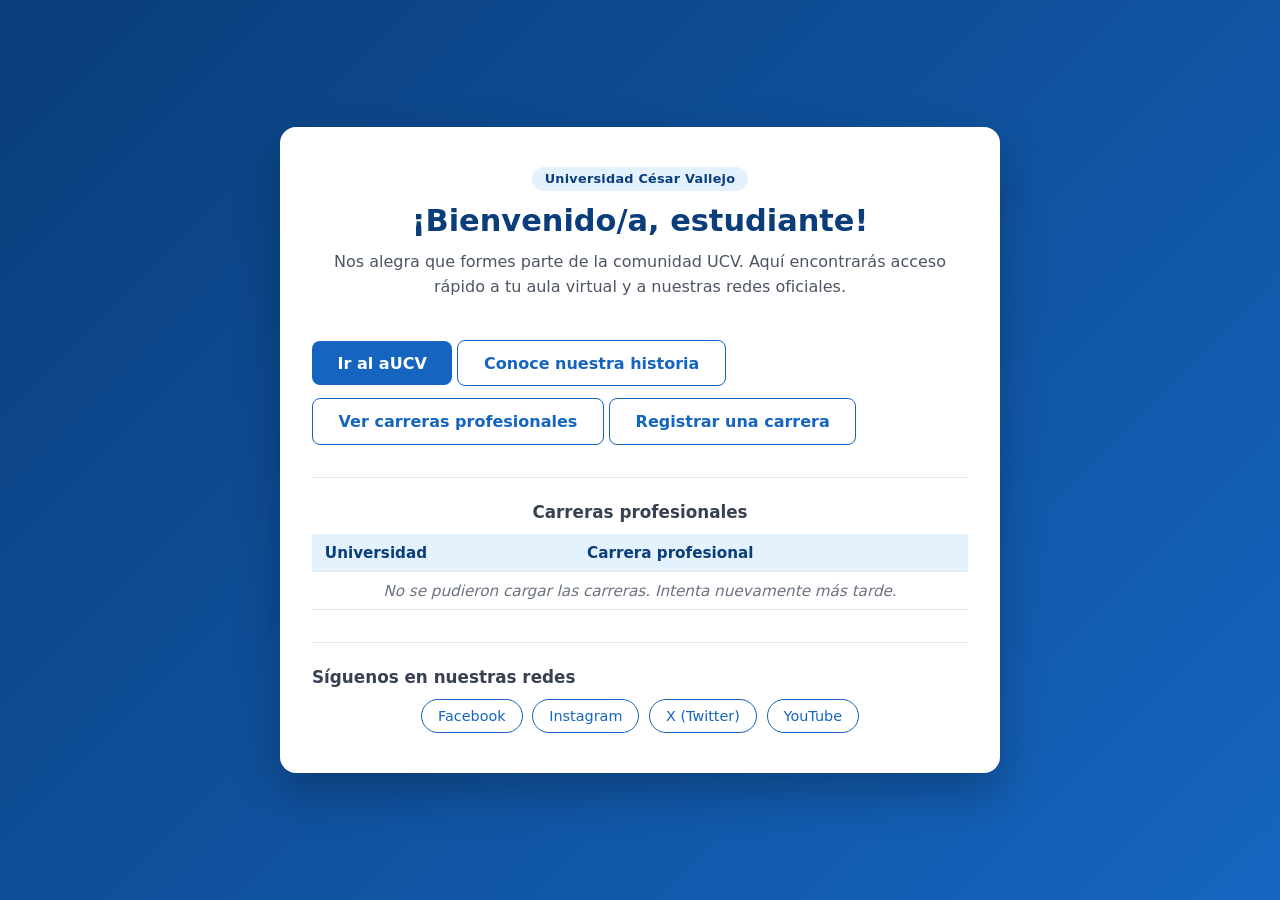
<file: index.html>
<!DOCTYPE html>
<html lang="es">
<head>
  <meta charset="UTF-8" />
  <meta name="viewport" content="width=device-width, initial-scale=1.0" />
  <title>Bienvenido/a a la UCV - Universidad César Vallejo</title>
  <link rel="stylesheet" href="styles.css" />
</head>
<body>
  <main class="card card-wide">
    <header>
      <p class="badge">Universidad César Vallejo</p>
      <h1>¡Bienvenido/a, estudiante!</h1>
      <p class="subtitle">
        Nos alegra que formes parte de la comunidad UCV. Aquí encontrarás
        acceso rápido a tu aula virtual y a nuestras redes oficiales.
      </p>
    </header>

    <section class="actions">
      <a class="btn btn-primary" href="URL_AUCV" target="_blank" rel="noopener noreferrer">
        Ir al aUCV
      </a>
      <a class="btn btn-secondary" href="historia.html">Conoce nuestra historia</a>
      <a class="btn btn-secondary" href="carreras.html">Ver carreras profesionales</a>
      <a class="btn btn-secondary" href="registro.html">Registrar una carrera</a>
    </section>

    <section class="carreras">
      <h2>Carreras profesionales</h2>
      <table class="tabla">
        <thead>
          <tr>
            <th scope="col">Universidad</th>
            <th scope="col">Carrera profesional</th>
          </tr>
        </thead>
        <tbody id="cuerpo-tabla">
          <tr><td colspan="2" class="estado">Cargando carreras...</td></tr>
        </tbody>
      </table>
    </section>

    <section class="social">
      <h2>Síguenos en nuestras redes</h2>
      <ul>
        <li><a href="URL_FACEBOOK" target="_blank" rel="noopener noreferrer">Facebook</a></li>
        <li><a href="URL_INSTAGRAM" target="_blank" rel="noopener noreferrer">Instagram</a></li>
        <li><a href="URL_X" target="_blank" rel="noopener noreferrer">X (Twitter)</a></li>
        <li><a href="URL_YOUTUBE" target="_blank" rel="noopener noreferrer">YouTube</a></li>
      </ul>
    </section>
  </main>
  <script>
    const SUPABASE_URL = "https://ivuoojsefrhcktbcsama.supabase.co";
    const SUPABASE_KEY = "sb_publishable_vrc2DojezDMDb-ucN93W_Q_weAs_21B";

    async function cargarTablaCarreras() {
      const cuerpo = document.getElementById("cuerpo-tabla");
      const url = `${SUPABASE_URL}/rest/v1/universidad_carreras?select=nombre_universidad,carrera_profesional&order=carrera_profesional.asc`;

      try {
        const respuesta = await fetch(url, {
          headers: { apikey: SUPABASE_KEY, Authorization: `Bearer ${SUPABASE_KEY}` },
        });
        if (!respuesta.ok) throw new Error(`HTTP ${respuesta.status}`);

        const filas = await respuesta.json();
        const celdaEstado = (texto) => {
          const td = document.createElement("td");
          td.colSpan = 2;
          td.className = "estado";
          td.textContent = texto;
          const tr = document.createElement("tr");
          tr.appendChild(td);
          return tr;
        };

        if (filas.length === 0) {
          cuerpo.replaceChildren(celdaEstado("No hay carreras registradas por ahora."));
          return;
        }

        cuerpo.replaceChildren(
          ...filas.map((fila) => {
            const tr = document.createElement("tr");
            const tdUniversidad = document.createElement("td");
            tdUniversidad.textContent = fila.nombre_universidad;
            const tdCarrera = document.createElement("td");
            tdCarrera.textContent = fila.carrera_profesional;
            tr.append(tdUniversidad, tdCarrera);
            return tr;
          })
        );
      } catch (error) {
        console.error(error);
        cuerpo.replaceChildren();
        const tr = document.createElement("tr");
        const td = document.createElement("td");
        td.colSpan = 2;
        td.className = "estado";
        td.textContent = "No se pudieron cargar las carreras. Intenta nuevamente más tarde.";
        tr.appendChild(td);
        cuerpo.appendChild(tr);
      }
    }

    cargarTablaCarreras();
  </script>
</body>
</html>
</file>
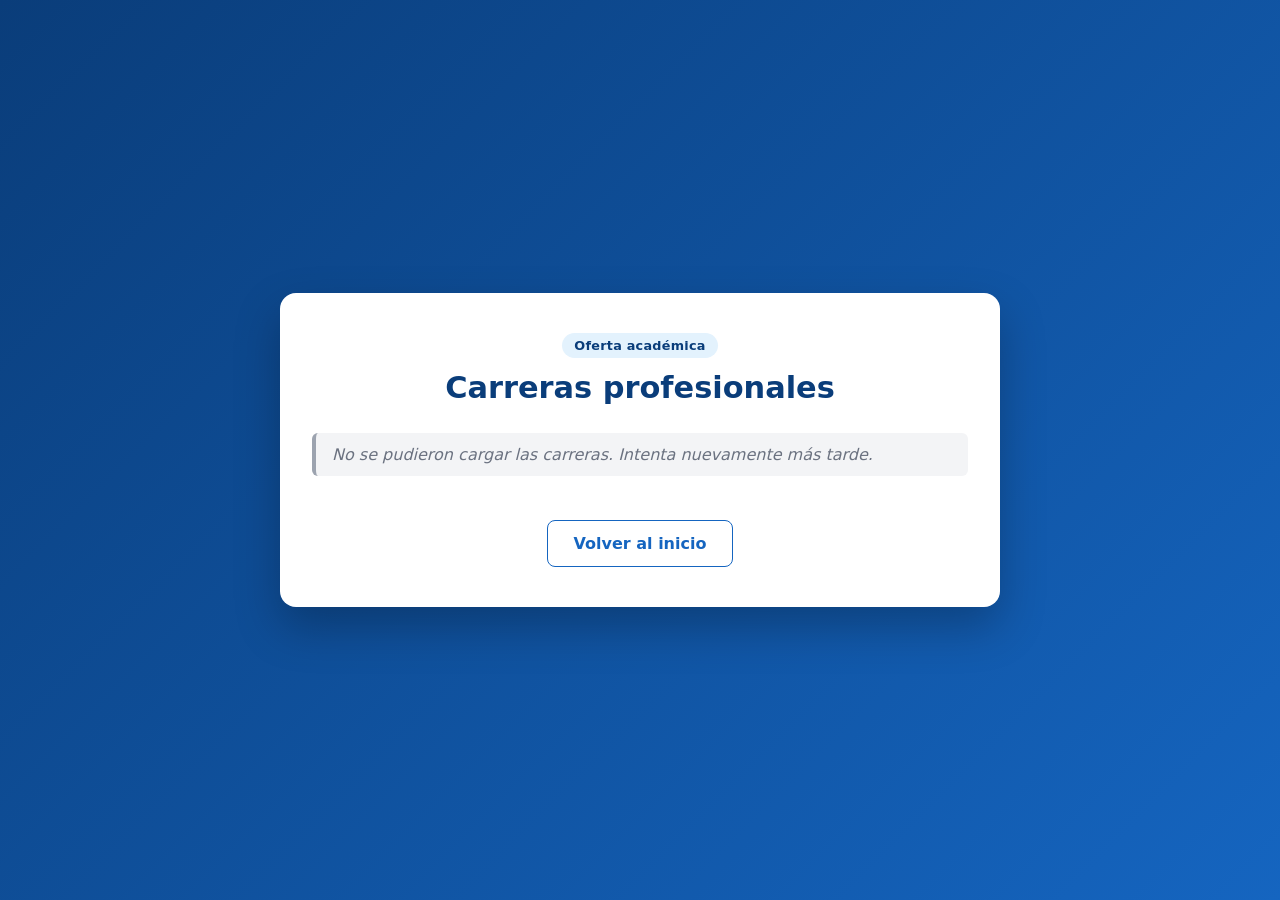
<file: carreras.html>
<!DOCTYPE html>
<html lang="es">
<head>
  <meta charset="UTF-8" />
  <meta name="viewport" content="width=device-width, initial-scale=1.0" />
  <title>Carreras profesionales - Universidad César Vallejo</title>
  <link rel="stylesheet" href="styles.css" />
</head>
<body>
  <main class="card card-wide">
    <header>
      <p class="badge">Oferta académica</p>
      <h1>Carreras profesionales</h1>
      <p class="subtitle" id="universidad"></p>
    </header>

    <ul class="lista-carreras" id="lista">
      <li class="estado">Cargando carreras...</li>
    </ul>

    <footer class="pie">
      <a class="btn btn-secondary" href="index.html">Volver al inicio</a>
    </footer>
  </main>
  <script src="carreras.js"></script>
</body>
</html>
</file>
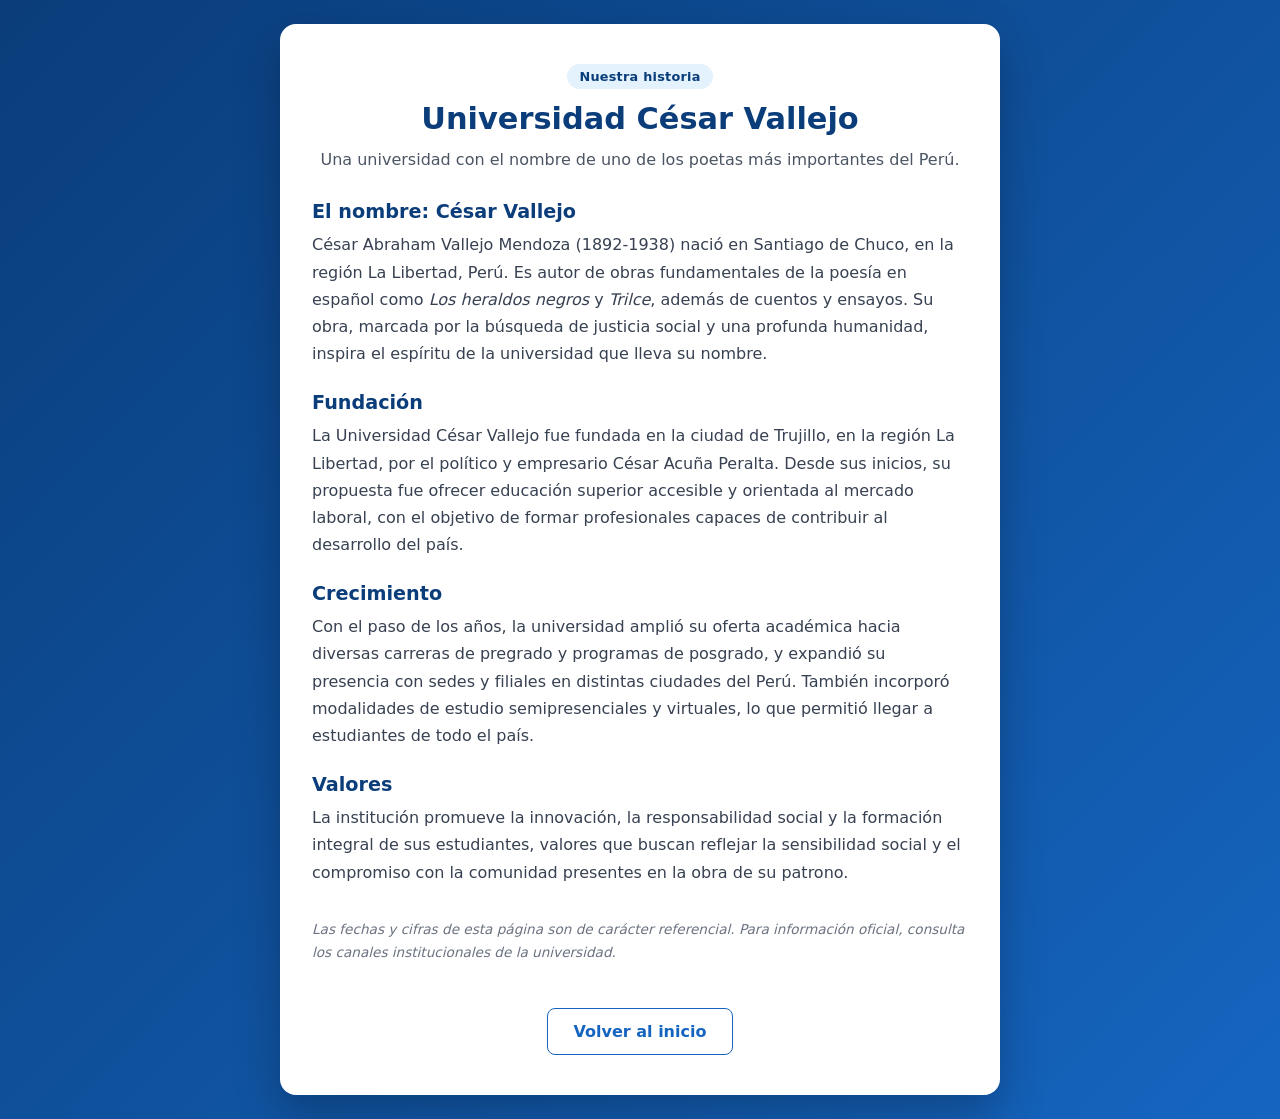
<file: historia.html>
<!DOCTYPE html>
<html lang="es">
<head>
  <meta charset="UTF-8" />
  <meta name="viewport" content="width=device-width, initial-scale=1.0" />
  <title>Historia de la UCV - Universidad César Vallejo</title>
  <link rel="stylesheet" href="styles.css" />
</head>
<body>
  <main class="card card-wide">
    <header>
      <p class="badge">Nuestra historia</p>
      <h1>Universidad César Vallejo</h1>
      <p class="subtitle">
        Una universidad con el nombre de uno de los poetas más importantes del Perú.
      </p>
    </header>

    <article class="texto">
      <section>
        <h2>El nombre: César Vallejo</h2>
        <p>
          César Abraham Vallejo Mendoza (1892-1938) nació en Santiago de Chuco, en la
          región La Libertad, Perú. Es autor de obras fundamentales de la poesía en
          español como <em>Los heraldos negros</em> y <em>Trilce</em>, además de
          cuentos y ensayos. Su obra, marcada por la búsqueda de justicia social y
          una profunda humanidad, inspira el espíritu de la universidad que lleva
          su nombre.
        </p>
      </section>

      <section>
        <h2>Fundación</h2>
        <p>
          La Universidad César Vallejo fue fundada en la ciudad de Trujillo, en la
          región La Libertad, por el político y empresario César Acuña Peralta. Desde
          sus inicios, su propuesta fue ofrecer educación superior accesible y
          orientada al mercado laboral, con el objetivo de formar profesionales
          capaces de contribuir al desarrollo del país.
        </p>
      </section>

      <section>
        <h2>Crecimiento</h2>
        <p>
          Con el paso de los años, la universidad amplió su oferta académica hacia
          diversas carreras de pregrado y programas de posgrado, y expandió su
          presencia con sedes y filiales en distintas ciudades del Perú. También
          incorporó modalidades de estudio semipresenciales y virtuales, lo que
          permitió llegar a estudiantes de todo el país.
        </p>
      </section>

      <section>
        <h2>Valores</h2>
        <p>
          La institución promueve la innovación, la responsabilidad social y la
          formación integral de sus estudiantes, valores que buscan reflejar la
          sensibilidad social y el compromiso con la comunidad presentes en la
          obra de su patrono.
        </p>
      </section>

      <p class="nota">
        Las fechas y cifras de esta página son de carácter referencial. Para
        información oficial, consulta los canales institucionales de la universidad.
      </p>
    </article>

    <footer class="pie">
      <a class="btn btn-secondary" href="index.html">Volver al inicio</a>
    </footer>
  </main>
</body>
</html>
</file>
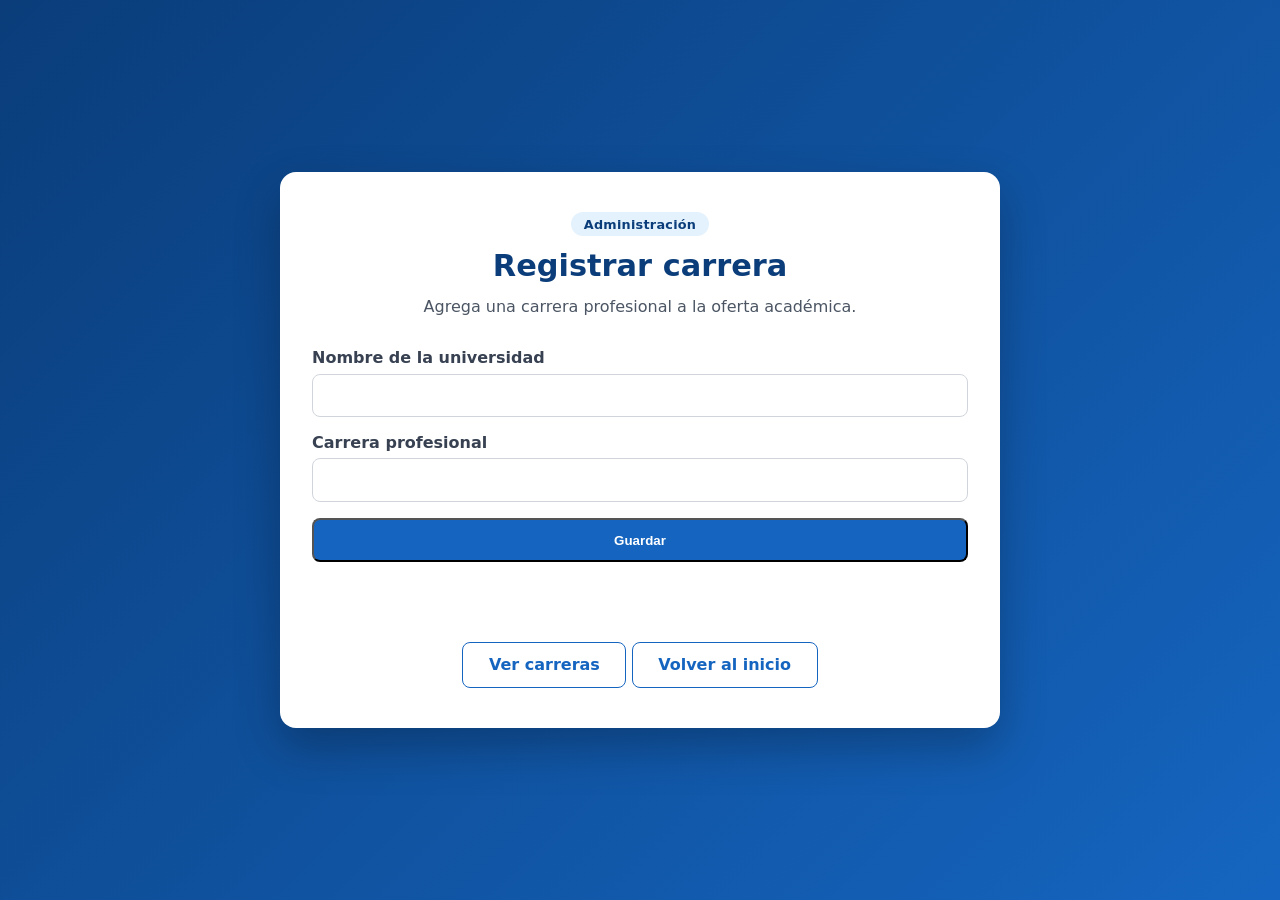
<file: registro.html>
<!DOCTYPE html>
<html lang="es">
<head>
  <meta charset="UTF-8" />
  <meta name="viewport" content="width=device-width, initial-scale=1.0" />
  <title>Registrar carrera - Universidad César Vallejo</title>
  <link rel="stylesheet" href="styles.css" />
</head>
<body>
  <main class="card card-wide">
    <header>
      <p class="badge">Administración</p>
      <h1>Registrar carrera</h1>
      <p class="subtitle">Agrega una carrera profesional a la oferta académica.</p>
    </header>

    <form id="formulario" class="formulario" novalidate>
      <label>
        Nombre de la universidad
        <input type="text" name="nombre_universidad" maxlength="150" required />
      </label>

      <label>
        Carrera profesional
        <input type="text" name="carrera_profesional" maxlength="150" required />
      </label>

      <button type="submit" class="btn btn-primary" id="enviar">Guardar</button>
      <p class="mensaje" id="mensaje" role="status"></p>
    </form>

    <footer class="pie">
      <a class="btn btn-secondary" href="carreras.html">Ver carreras</a>
      <a class="btn btn-secondary" href="index.html">Volver al inicio</a>
    </footer>
  </main>
  <script src="registro.js"></script>
</body>
</html>
</file>
<file: styles.css>
* {
  box-sizing: border-box;
}

body {
  margin: 0;
  min-height: 100vh;
  display: flex;
  align-items: center;
  justify-content: center;
  padding: 1.5rem;
  font-family: system-ui, -apple-system, "Segoe UI", Roboto, sans-serif;
  background: linear-gradient(135deg, #0a3d7a 0%, #1565c0 100%);
  color: #1f2937;
}

.card {
  width: 100%;
  max-width: 520px;
  background: #ffffff;
  border-radius: 16px;
  padding: 2.5rem 2rem;
  box-shadow: 0 20px 45px rgba(0, 0, 0, 0.25);
  text-align: center;
}

.badge {
  display: inline-block;
  margin: 0 0 0.75rem;
  padding: 0.3rem 0.8rem;
  border-radius: 999px;
  background: #e3f2fd;
  color: #0a3d7a;
  font-size: 0.8rem;
  font-weight: 600;
  letter-spacing: 0.02em;
}

h1 {
  margin: 0 0 0.75rem;
  font-size: 1.9rem;
  color: #0a3d7a;
}

.subtitle {
  margin: 0 0 1.75rem;
  line-height: 1.55;
  color: #4b5563;
}

.btn {
  display: inline-block;
  padding: 0.8rem 1.6rem;
  border-radius: 8px;
  text-decoration: none;
  font-weight: 600;
  transition: transform 0.15s ease, background-color 0.15s ease;
}

.btn:hover,
.btn:focus-visible {
  transform: translateY(-1px);
}

.btn-primary {
  background: #1565c0;
  color: #ffffff;
}

.btn-primary:hover,
.btn-primary:focus-visible {
  background: #0a3d7a;
}

.btn-secondary {
  margin-top: 0.75rem;
  border: 1px solid #1565c0;
  color: #1565c0;
}

.btn-secondary:hover,
.btn-secondary:focus-visible {
  background: #1565c0;
  color: #ffffff;
}

.card-wide {
  max-width: 720px;
  text-align: left;
}

.card-wide .badge,
.card-wide header {
  text-align: center;
}

.texto section + section {
  margin-top: 1.5rem;
}

.texto h2 {
  margin: 0 0 0.5rem;
  font-size: 1.2rem;
  color: #0a3d7a;
}

.texto p {
  margin: 0;
  line-height: 1.7;
  color: #374151;
}

.nota {
  margin-top: 2rem !important;
  font-size: 0.85rem;
  color: #6b7280 !important;
  font-style: italic;
}

.pie {
  margin-top: 2rem;
  text-align: center;
}

.lista-carreras {
  list-style: none;
  margin: 0;
  padding: 0;
  display: grid;
  gap: 0.6rem;
}

.lista-carreras li {
  padding: 0.75rem 1rem;
  border-left: 4px solid #1565c0;
  border-radius: 6px;
  background: #f3f8fd;
  color: #1f2937;
}

.formulario {
  display: grid;
  gap: 1rem;
}

.formulario label {
  display: grid;
  gap: 0.4rem;
  font-weight: 600;
  color: #374151;
}

.formulario input {
  padding: 0.7rem 0.8rem;
  border: 1px solid #d1d5db;
  border-radius: 8px;
  font: inherit;
}

.formulario input:focus {
  outline: 2px solid #1565c0;
  border-color: #1565c0;
}

.formulario button:disabled {
  opacity: 0.6;
  cursor: wait;
}

.mensaje {
  min-height: 1.2rem;
  margin: 0;
  font-size: 0.9rem;
}

.mensaje.exito {
  color: #15803d;
}

.mensaje.error {
  color: #b91c1c;
}

.carreras {
  margin-top: 2rem;
  padding-top: 1.5rem;
  border-top: 1px solid #e5e7eb;
}

.carreras h2 {
  margin: 0 0 0.75rem;
  font-size: 1.05rem;
  color: #374151;
  text-align: center;
}

.tabla {
  width: 100%;
  border-collapse: collapse;
  font-size: 0.95rem;
}

.tabla th,
.tabla td {
  padding: 0.6rem 0.8rem;
  border-bottom: 1px solid #e5e7eb;
  text-align: left;
}

.tabla th {
  background: #e3f2fd;
  color: #0a3d7a;
}

.tabla td.estado {
  text-align: center;
  color: #6b7280;
  font-style: italic;
}

.lista-carreras li.estado {
  border-left-color: #9ca3af;
  background: #f3f4f6;
  color: #6b7280;
  font-style: italic;
}

.social {
  margin-top: 2rem;
  padding-top: 1.5rem;
  border-top: 1px solid #e5e7eb;
}

.social h2 {
  margin: 0 0 0.75rem;
  font-size: 1.05rem;
  color: #374151;
}

.social ul {
  list-style: none;
  margin: 0;
  padding: 0;
  display: flex;
  flex-wrap: wrap;
  justify-content: center;
  gap: 0.6rem;
}

.social a {
  display: inline-block;
  padding: 0.5rem 1rem;
  border: 1px solid #1565c0;
  border-radius: 999px;
  color: #1565c0;
  text-decoration: none;
  font-size: 0.9rem;
}

.social a:hover,
.social a:focus-visible {
  background: #1565c0;
  color: #ffffff;
}
</file>
